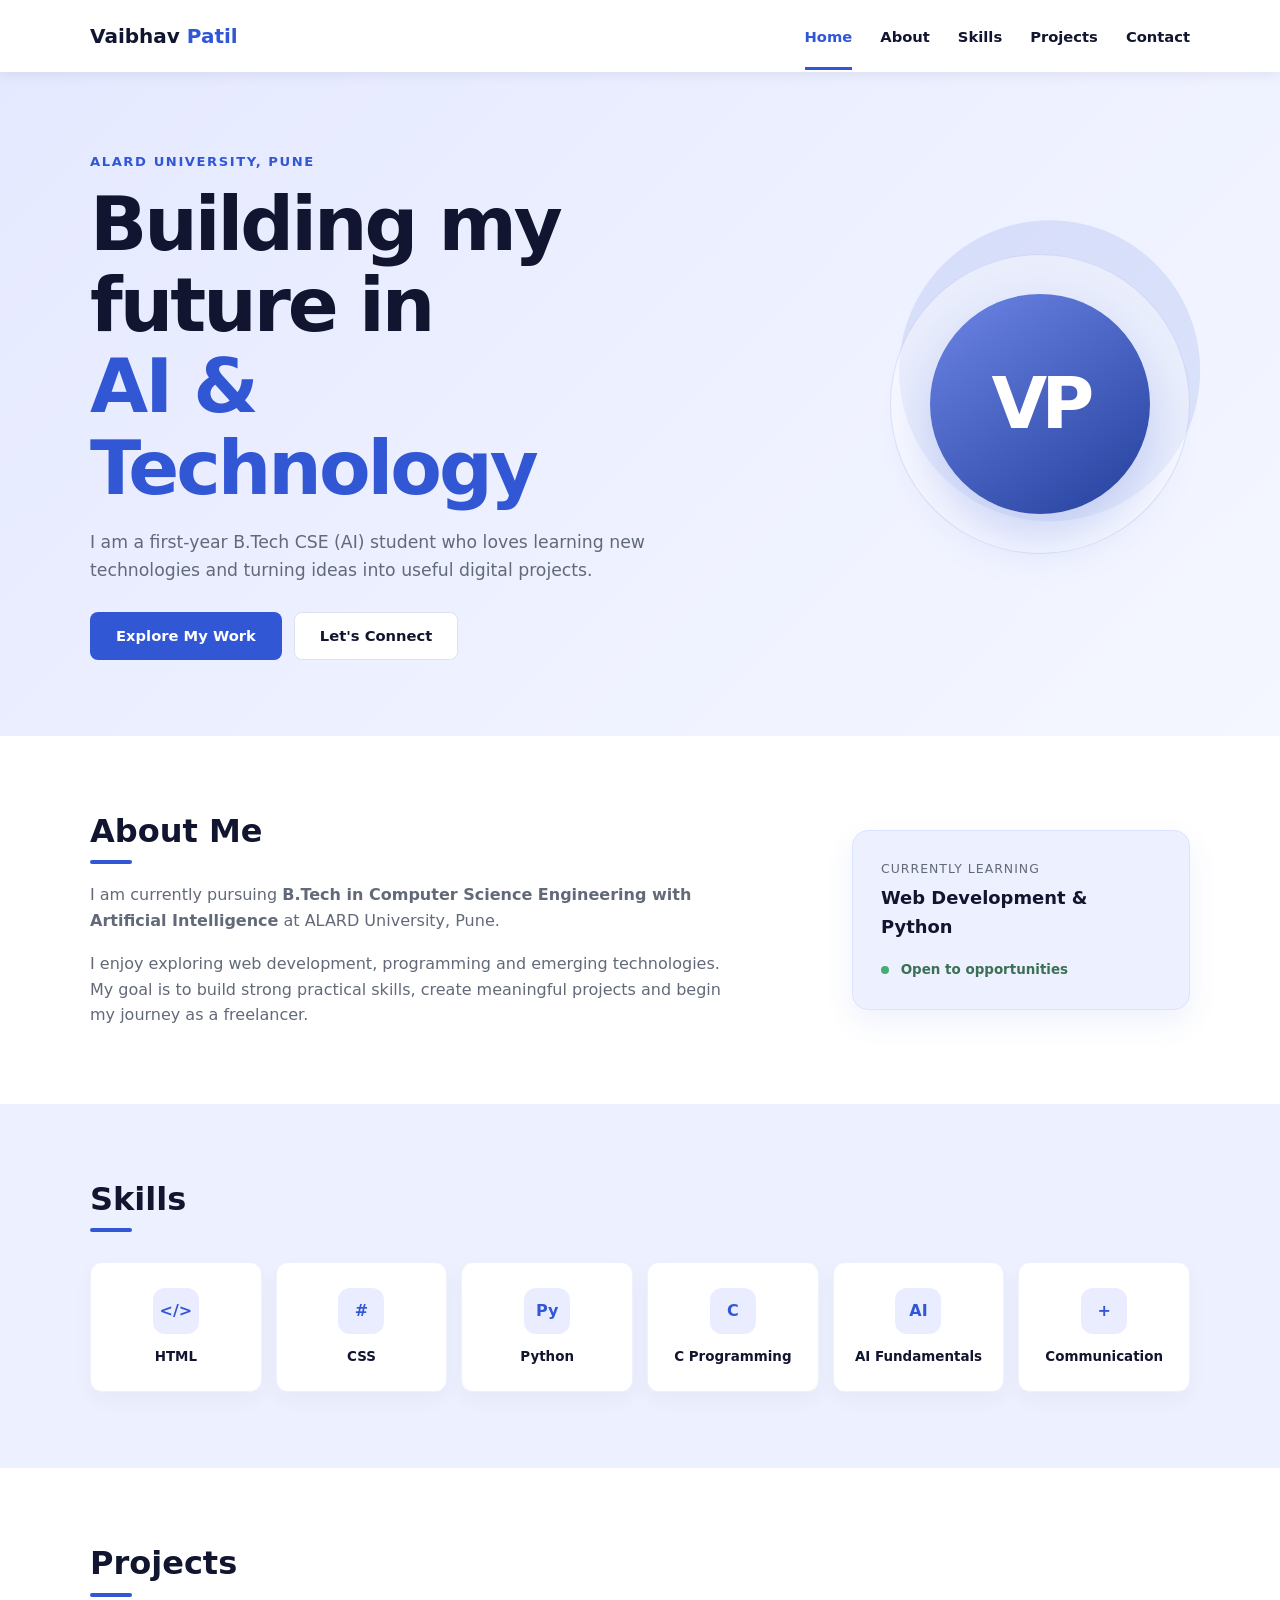
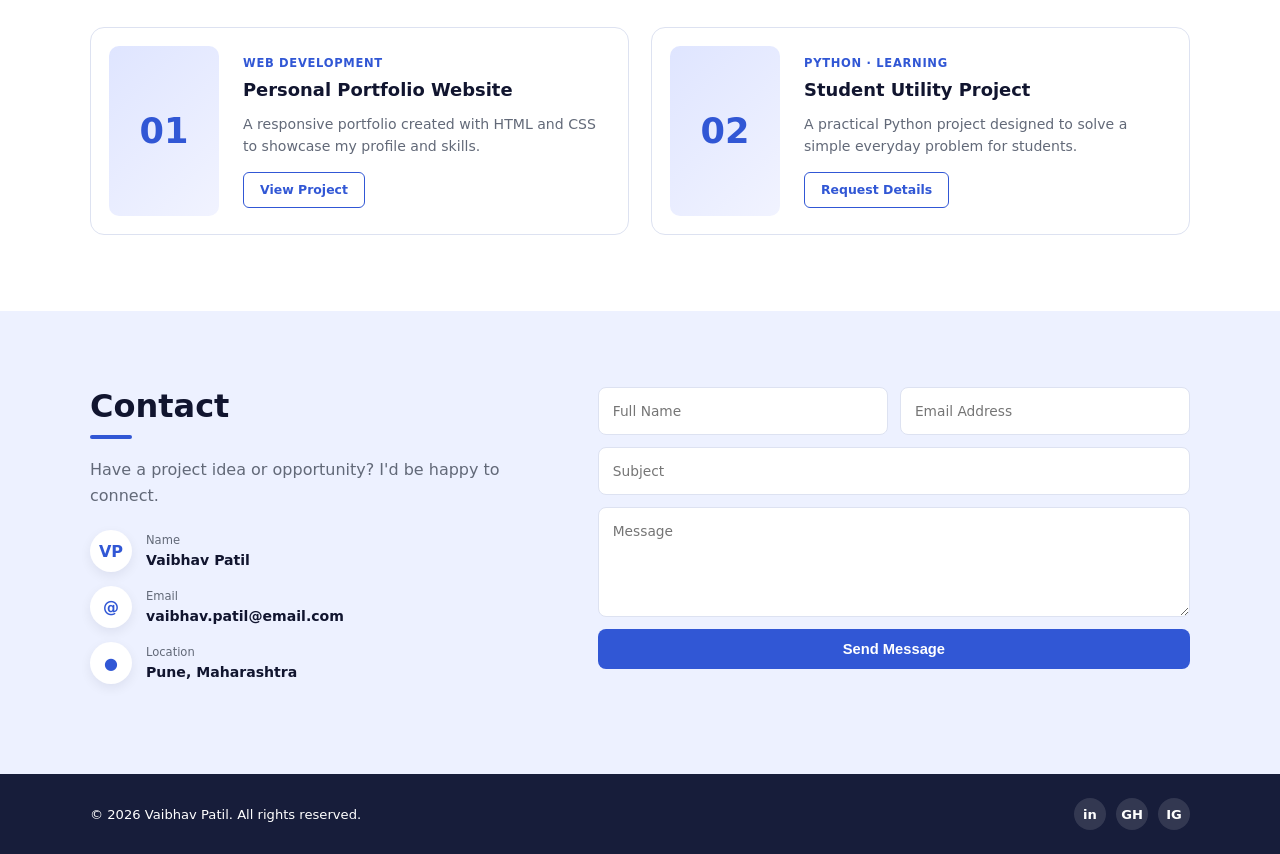
<file: Vaibhav portfolio/index.html>
<!DOCTYPE html>
<html lang="en">
<head>
  <meta charset="UTF-8">
  <meta name="viewport" content="width=device-width, initial-scale=1">
  <meta name="description" content="Vaibhav Patil - B.Tech CSE (AI) student at ALARD University, Pune.">
  <title>Vaibhav Patil | Student & Aspiring Freelancer</title>
  <link rel="stylesheet" href="style.css">
</head>
<body>
  <header>
    <nav aria-label="Main navigation">
      <a href="#home" class="logo">Vaibhav <span>Patil</span></a>
      <ul>
        <li><a href="#home" class="active">Home</a></li>
        <li><a href="#about">About</a></li>
        <li><a href="#skills">Skills</a></li>
        <li><a href="#projects">Projects</a></li>
        <li><a href="#contact">Contact</a></li>
      </ul>
    </nav>
  </header>

  <main>
    <section class="hero" id="home">
      <div class="container">
        <div class="hero-copy">
          <p class="eyebrow">ALARD University, Pune</p>
          <h1>Building my future in <span>AI &amp; Technology</span></h1>
          <p>I am a first-year B.Tech CSE (AI) student who loves learning new technologies and turning ideas into useful digital projects.</p>
          <div class="hero-actions">
            <a href="#projects" class="btn">Explore My Work</a>
            <a href="#contact" class="btn btn-secondary">Let's Connect</a>
          </div>
        </div>
        <div class="avatar-wrap" aria-label="Vaibhav Patil profile illustration">
          <div class="avatar">VP</div>
        </div>
      </div>
    </section>

    <section class="about" id="about">
      <div class="container">
        <div class="about-text">
          <h2>About Me</h2>
          <p>I am currently pursuing <strong>B.Tech in Computer Science Engineering with Artificial Intelligence</strong> at ALARD University, Pune.</p>
          <p>I enjoy exploring web development, programming and emerging technologies. My goal is to build strong practical skills, create meaningful projects and begin my journey as a freelancer.</p>
        </div>
        <div class="about-card">
          <span>Currently learning</span>
          <strong>Web Development &amp; Python</strong>
          <div class="status"><i></i> Open to opportunities</div>
        </div>
      </div>
    </section>

    <section class="alt" id="skills">
      <div class="container">
        <h2>Skills</h2>
        <div class="skills-grid">
          <div class="skill"><span class="skill-icon">&lt;/&gt;</span><strong>HTML</strong></div>
          <div class="skill"><span class="skill-icon">#</span><strong>CSS</strong></div>
          <div class="skill"><span class="skill-icon">Py</span><strong>Python</strong></div>
          <div class="skill"><span class="skill-icon">C</span><strong>C Programming</strong></div>
          <div class="skill"><span class="skill-icon">AI</span><strong>AI Fundamentals</strong></div>
          <div class="skill"><span class="skill-icon">+</span><strong>Communication</strong></div>
        </div>
      </div>
    </section>

    <section id="projects">
      <div class="container">
        <h2>Projects</h2>
        <div class="projects-grid">
          <article class="project">
            <div class="project-number">01</div>
            <div class="project-content">
              <p class="project-tag">Web Development</p>
              <h3>Personal Portfolio Website</h3>
              <p>A responsive portfolio created with HTML and CSS to showcase my profile and skills.</p>
              <a href="#home" class="btn-outline">View Project</a>
            </div>
          </article>
          <article class="project">
            <div class="project-number">02</div>
            <div class="project-content">
              <p class="project-tag">Python · Learning</p>
              <h3>Student Utility Project</h3>
              <p>A practical Python project designed to solve a simple everyday problem for students.</p>
              <a href="#contact" class="btn-outline">Request Details</a>
            </div>
          </article>
        </div>
      </div>
    </section>

    <section class="alt contact" id="contact">
      <div class="container">
        <div class="contact-info">
          <h2>Contact</h2>
          <p>Have a project idea or opportunity? I'd be happy to connect.</p>
          <ul>
            <li><span>VP</span><div><small>Name</small><strong>Vaibhav Patil</strong></div></li>
            <li><span>@</span><div><small>Email</small><strong>vaibhav.patil@email.com</strong></div></li>
            <li><span>●</span><div><small>Location</small><strong>Pune, Maharashtra</strong></div></li>
          </ul>
        </div>
        <form onsubmit="event.preventDefault(); alert('Thanks! This demo form has not been connected to email yet.'); this.reset();">
          <input type="text" placeholder="Full Name" aria-label="Full Name" required>
          <input type="email" placeholder="Email Address" aria-label="Email Address" required>
          <input class="full" type="text" placeholder="Subject" aria-label="Subject">
          <textarea class="full" placeholder="Message" aria-label="Message" required></textarea>
          <button class="btn full" type="submit">Send Message</button>
        </form>
      </div>
    </section>
  </main>

  <footer>
    <div class="container">
      <span>&copy; <span id="year">2026</span> Vaibhav Patil. All rights reserved.</span>
      <div class="social">
        <a href="#" aria-label="LinkedIn">in</a>
        <a href="#" aria-label="GitHub">GH</a>
        <a href="#" aria-label="Instagram">IG</a>
      </div>
    </div>
  </footer>
</body>
</html>
</file>
<file: Vaibhav portfolio/style.css>
:root {
  --blue: #3157d5;
  --navy: #11152f;
  --text: #626978;
  --lavender: #edf1ff;
  --line: #dde2f1;
  --footer: #171d3a;
}

* { box-sizing: border-box; margin: 0; padding: 0; }
html { scroll-behavior: smooth; }
body {
  font-family: "Segoe UI", Inter, system-ui, sans-serif;
  color: var(--navy);
  background: #fff;
  line-height: 1.6;
}
a { text-decoration: none; color: inherit; }
.container { width: min(1100px, 90%); margin: 0 auto; }
:focus-visible { outline: 3px solid #829cff; outline-offset: 3px; }

header {
  position: sticky;
  top: 0;
  z-index: 20;
  background: rgba(255, 255, 255, .96);
  box-shadow: 0 2px 14px rgba(17, 21, 47, .08);
}
nav {
  width: min(1100px, 90%);
  margin: 0 auto;
  min-height: 72px;
  display: flex;
  align-items: center;
  justify-content: space-between;
  gap: 24px;
}
.logo { font-size: 1.25rem; font-weight: 800; }
.logo span { color: var(--blue); }
nav ul { display: flex; align-items: center; gap: 28px; list-style: none; }
nav ul a {
  display: block;
  font-size: .92rem;
  font-weight: 650;
  padding: 23px 0 19px;
  border-bottom: 3px solid transparent;
}
nav ul a:hover, nav ul a.active { color: var(--blue); border-color: var(--blue); }

.hero {
  min-height: 520px;
  display: flex;
  align-items: center;
  background:
    radial-gradient(circle at 82% 45%, rgba(49, 87, 213, .12) 0 150px, transparent 151px),
    linear-gradient(135deg, #e5e9ff, #f5f7ff);
}
.hero .container {
  display: flex;
  align-items: center;
  justify-content: space-between;
  gap: 64px;
}
.hero-copy { max-width: 610px; }
.eyebrow {
  display: inline-block;
  color: var(--blue);
  font-size: .82rem;
  font-weight: 800;
  letter-spacing: .12em;
  text-transform: uppercase;
  margin-bottom: 12px;
}
.hero h1 { font-size: clamp(2.5rem, 6vw, 4.7rem); line-height: 1.08; letter-spacing: -.04em; }
.hero h1 span { display: block; color: var(--blue); }
.hero-copy > p:not(.eyebrow) { max-width: 580px; margin: 20px 0 28px; color: var(--text); font-size: 1.08rem; }
.hero-actions { display: flex; gap: 12px; flex-wrap: wrap; }
.btn {
  display: inline-block;
  background: var(--blue);
  color: #fff;
  font-weight: 750;
  font-size: .92rem;
  padding: 12px 26px;
  border-radius: 8px;
  border: 0;
  cursor: pointer;
  transition: .2s ease;
}
.btn:hover { background: #2447b7; transform: translateY(-2px); }
.btn-secondary { background: #fff; color: var(--navy); box-shadow: inset 0 0 0 1px var(--line); }
.btn-secondary:hover { background: #fff; color: var(--blue); }

.avatar-wrap {
  width: 300px;
  height: 300px;
  flex: 0 0 300px;
  border-radius: 50%;
  display: grid;
  place-items: center;
  border: 1px solid rgba(49, 87, 213, .14);
  background: rgba(255, 255, 255, .45);
}
.avatar {
  width: 220px;
  height: 220px;
  display: grid;
  place-items: center;
  border-radius: 50%;
  background: linear-gradient(145deg, #6d86e7, #243f9c);
  color: #fff;
  font-size: 4.5rem;
  font-weight: 800;
  letter-spacing: -.08em;
  box-shadow: 0 24px 50px rgba(49, 87, 213, .22);
}

section { padding: 76px 0; scroll-margin-top: 72px; }
h2 { font-size: 2rem; line-height: 1.2; }
h2::after {
  content: "";
  display: block;
  width: 42px;
  height: 4px;
  background: var(--blue);
  margin-top: 10px;
  border-radius: 4px;
}
.alt { background: var(--lavender); }

.about .container {
  display: grid;
  grid-template-columns: 1.35fr .65fr;
  align-items: center;
  gap: 60px;
}
.about-text p { margin-top: 18px; color: var(--text); max-width: 650px; }
.about-card {
  min-height: 180px;
  padding: 28px;
  border-radius: 16px;
  background: var(--lavender);
  border: 1px solid #dce3ff;
  display: flex;
  flex-direction: column;
  justify-content: center;
  box-shadow: 0 12px 30px rgba(49, 87, 213, .08);
}
.about-card span { color: var(--text); font-size: .78rem; text-transform: uppercase; letter-spacing: .08em; }
.about-card strong { margin: 5px 0 18px; font-size: 1.12rem; }
.status { color: #3c7054; font-size: .84rem; font-weight: 700; }
.status i { display: inline-block; width: 8px; height: 8px; border-radius: 50%; background: #48aa76; margin-right: 7px; }

.skills-grid {
  display: grid;
  grid-template-columns: repeat(6, 1fr);
  gap: 14px;
  margin-top: 30px;
}
.skill {
  min-height: 130px;
  display: flex;
  flex-direction: column;
  align-items: center;
  justify-content: center;
  gap: 12px;
  background: #fff;
  border: 1px solid rgba(49, 87, 213, .08);
  border-radius: 12px;
  text-align: center;
  font-size: .84rem;
  box-shadow: 0 8px 20px rgba(17, 21, 47, .04);
}
.skill-icon {
  width: 46px;
  height: 46px;
  display: grid;
  place-items: center;
  border-radius: 12px;
  background: #e9edff;
  color: var(--blue);
  font-size: 1rem;
  font-weight: 800;
}

.projects-grid {
  display: grid;
  grid-template-columns: repeat(2, 1fr);
  gap: 22px;
  margin-top: 30px;
}
.project {
  display: grid;
  grid-template-columns: 110px 1fr;
  gap: 24px;
  align-items: stretch;
  padding: 18px;
  border: 1px solid var(--line);
  border-radius: 14px;
  transition: .2s ease;
}
.project:hover { transform: translateY(-4px); box-shadow: 0 16px 32px rgba(17, 21, 47, .08); }
.project-number {
  display: grid;
  place-items: center;
  min-height: 170px;
  border-radius: 10px;
  background: linear-gradient(135deg, #dfe5ff, #f1f3ff);
  color: var(--blue);
  font-size: 2.2rem;
  font-weight: 800;
}
.project-content { display: flex; flex-direction: column; align-items: flex-start; justify-content: center; }
.project-tag { color: var(--blue); font-size: .72rem; font-weight: 800; text-transform: uppercase; letter-spacing: .06em; }
.project h3 { margin: 4px 0 8px; font-size: 1.12rem; }
.project-content > p:not(.project-tag) { color: var(--text); font-size: .88rem; }
.btn-outline {
  display: inline-block;
  margin-top: 14px;
  padding: 7px 16px;
  font-size: .78rem;
  font-weight: 700;
  color: var(--blue);
  border: 1px solid var(--blue);
  border-radius: 6px;
}
.btn-outline:hover { background: var(--blue); color: #fff; }

.contact .container {
  display: grid;
  grid-template-columns: .85fr 1.15fr;
  gap: 70px;
  align-items: start;
}
.contact-info > p { margin: 18px 0 22px; color: var(--text); }
.contact ul { list-style: none; }
.contact li { display: flex; align-items: center; gap: 14px; margin-bottom: 14px; }
.contact li > span {
  width: 42px;
  height: 42px;
  display: grid;
  place-items: center;
  border-radius: 50%;
  background: #fff;
  color: var(--blue);
  font-weight: 800;
  box-shadow: 0 4px 12px rgba(17, 21, 47, .07);
}
.contact li div { display: flex; flex-direction: column; }
.contact li small { color: var(--text); font-size: .72rem; }
.contact li strong { font-size: .88rem; }
form { display: grid; grid-template-columns: 1fr 1fr; gap: 12px; }
form .full { grid-column: 1 / -1; }
input, textarea {
  width: 100%;
  padding: 12px 14px;
  font: inherit;
  font-size: .86rem;
  border: 1px solid var(--line);
  border-radius: 8px;
  background: #fff;
}
textarea { min-height: 110px; resize: vertical; }
form .btn { width: 100%; }

footer { background: var(--footer); color: #fff; padding: 24px 0; font-size: .82rem; }
footer .container { display: flex; justify-content: space-between; align-items: center; gap: 20px; }
.social { display: flex; gap: 10px; }
.social a {
  width: 32px;
  height: 32px;
  border-radius: 50%;
  background: rgba(255,255,255,.12);
  display: grid;
  place-items: center;
  font-weight: 800;
}
.social a:hover { background: var(--blue); }

@media (max-width: 900px) {
  .hero { min-height: auto; }
  .avatar-wrap { width: 230px; height: 230px; flex-basis: 230px; }
  .avatar { width: 170px; height: 170px; font-size: 3.5rem; }
  .skills-grid { grid-template-columns: repeat(3, 1fr); }
  .projects-grid { grid-template-columns: 1fr; }
}

@media (max-width: 700px) {
  nav { min-height: 64px; }
  nav ul { gap: 12px; }
  nav ul a { font-size: .78rem; padding: 20px 0 16px; }
  nav ul li:nth-child(3), nav ul li:nth-child(4) { display: none; }
  .hero { padding: 55px 0; }
  .hero .container { flex-direction: column-reverse; text-align: center; gap: 34px; }
  .hero-actions { justify-content: center; }
  .avatar-wrap { width: 180px; height: 180px; flex-basis: 180px; }
  .avatar { width: 132px; height: 132px; font-size: 2.8rem; }
  section { padding: 58px 0; }
  .about .container, .contact .container { grid-template-columns: 1fr; gap: 34px; }
  .skills-grid { grid-template-columns: repeat(2, 1fr); }
  .project { grid-template-columns: 82px 1fr; }
  form { grid-template-columns: 1fr; }
  form .full { grid-column: auto; }
  footer .container { flex-direction: column; text-align: center; }
}
</file>
